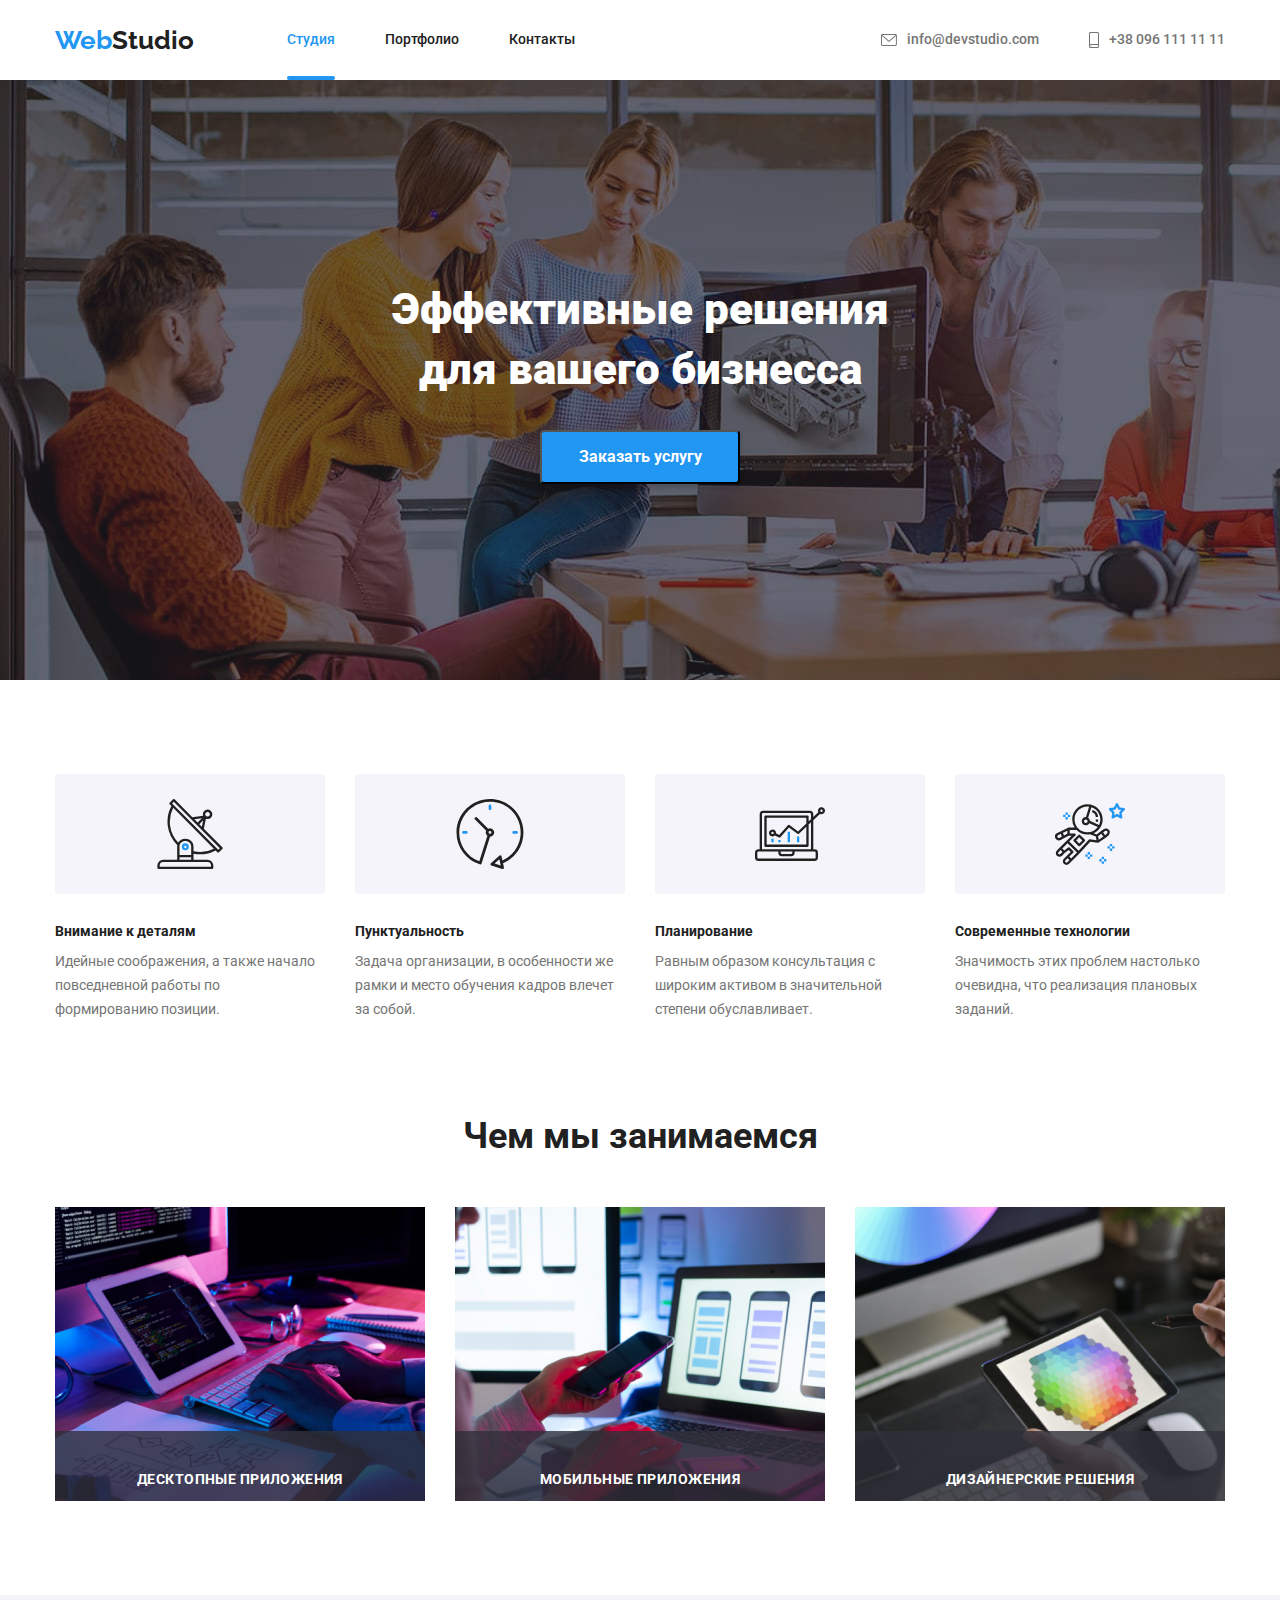
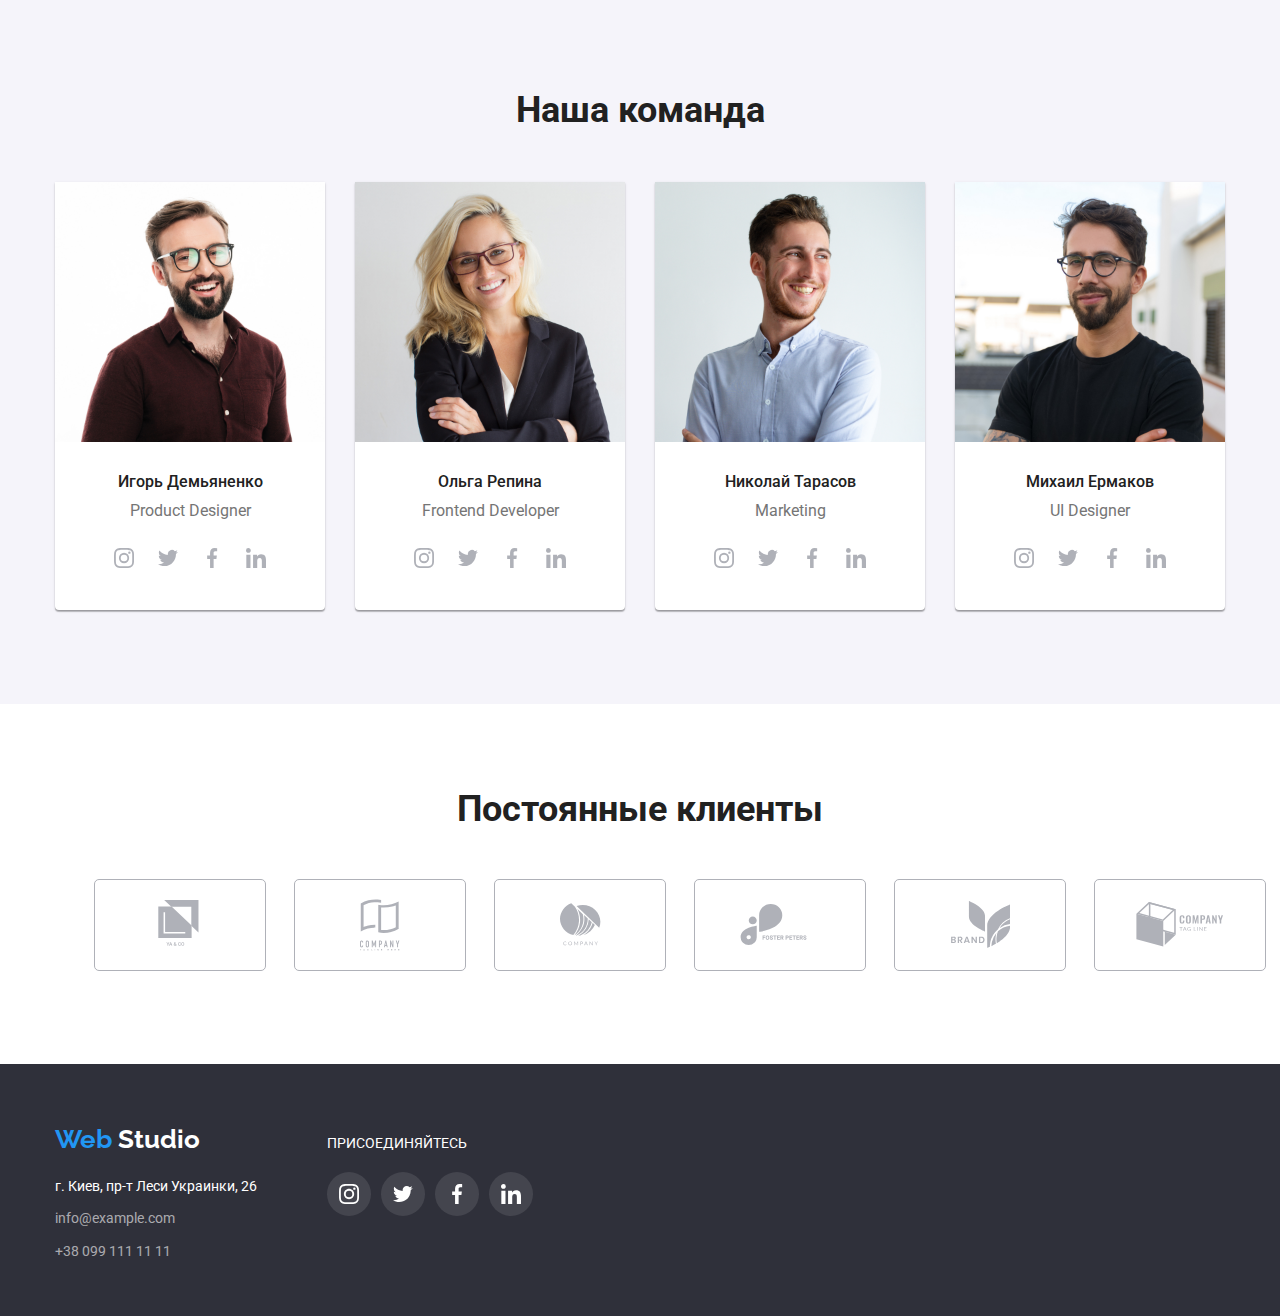
<file: index.html>
<!DOCTYPE html>
<html lang="ru">
  <head>
    <meta charset="UTF-8" />
    <meta name="viewport" content="width=device-width, initial-scale=1.0" />
    <title>Document</title>
    <link
      href="https://fonts.googleapis.com/css2?family=Raleway:wght@700&family=Roboto:wght@400;500;700;900&display=swap"
      rel="stylesheet"
    />
    <link rel="stylesheet" href="./css/normalize.css" />
    <link rel="stylesheet" href="./css/style.css" />
  </head>
  <body>
    <header class="head-navigate">
      <div class="container head">
        <nav class="navigate">
          <a href="./index.html" class="logo-link"
            ><span class="logo-web">Web</span
            ><span class="logo-studio">Studio</span></a
          >
          <ul class="site-nav list">
            <li class="item">
              <a href="" class="link current">Студия</a>
            </li>
            <li class="item">
              <a href="./portfolio.html" class="link">Портфолио</a>
            </li>
            <li class="item">
              <a href="" class="link">Контакты</a>
            </li>
          </ul>
        </nav>
        <ul class="contact-nav list">
          <li class="item">
            <a href="mailto:info@devstudio.com" class="link">
              <svg class="link-convert" width="16px" height="12px">
                <use href="./img/icon/symbol-defs2.svg#icon-convert"></use>
              </svg>
              info@devstudio.com</a
            >
          </li>
          <li class="item">
            <a href="tel:+30961111111" class="link">
              <svg class="link-tel" width="10px" height="16px">
                <use href="./img/icon/symbol-defs2.svg#icon-smartphone"></use>
              </svg>
              +38 096 111 11 11</a
            >
          </li>
        </ul>
      </div>
    </header>
    <main>
      <section class="hero">
        <h1>
          Эффективные решения<br />
          для вашего бизнесса
        </h1>
        <button class="hero-link" data-modal-open>Заказать услугу</button>
        <div class="backdrop is-hidden" data-modal>
          <div class="modal">
            <button class="modal-close-btn" data-modal-close>
              <svg class="icon-close" width="11px" height="11px">
                <use href="./img/icon/sprite-vector2.svg#icon-vector"></use>
              </svg>
            </button>
          </div>
        </div>
      </section>
      <section class="section advantage">
        <div class="container">
          <ul class="advantage-list list">
            <li class="item">
              <div class="advantage-icon">
                <svg class="icon-antenna" width="70px" height="70px">
                  <use href="./img/icon/symbol-defs2.svg#icon-antenna"></use>
                </svg>
              </div>
              <h3>Внимание к деталям</h3>
              <p>
                Идейные соображения, а также начало повседневной работы по
                формированию позиции.
              </p>
            </li>
            <li class="item">
              <div class="advantage-icon">
                <svg class="icon-clock" width="70px" height="70px">
                  <use href="./img/icon/symbol-defs2.svg#icon-clock"></use>
                </svg>
              </div>
              <h3>Пунктуальность</h3>
              <p>
                Задача организации, в особенности же рамки и место обучения
                кадров влечет за собой.
              </p>
            </li>
            <li class="item">
              <div class="advantage-icon">
                <svg class="icon-diagram" width="70px" height="70px">
                  <use href="./img/icon/symbol-defs2.svg#icon-diagram"></use>
                </svg>
              </div>
              <h3>Планирование</h3>
              <p>
                Равным образом консультация с широким активом в значительной
                степени обуславливает.
              </p>
            </li>
            <li class="item">
              <div class="advantage-icon">
                <svg class="icon-astronaut" width="70px" height="70px">
                  <use href="./img/icon/symbol-defs2.svg#icon-astronaut"></use>
                </svg>
              </div>
              <h3>Современные технологии</h3>
              <p>
                Значимость этих проблем настолько очевидна, что реализация
                плановых заданий.
              </p>
            </li>
          </ul>
        </div>
      </section>
      <section class="section works">
        <div class="container">
          <h2 class="works-title">Чем мы занимаемся</h2>
          <ul class="works-photo list">
            <li class="item">
              <img src="./img/box1.jpg" alt="фото1" width="370" height="294" />
              <div class="works-overlay">
                <p class="works-text">ДЕСКТОПНЫЕ ПРИЛОЖЕНИЯ</p>
              </div>
            </li>
            <li class="item">
              <img src="./img/box2.jpg" alt="фото2" width="370" height="294" />
              <div class="works-overlay">
                <p class="works-text">МОБИЛЬНЫЕ ПРИЛОЖЕНИЯ</p>
              </div>
            </li>
            <li class="item">
              <img src="./img/box3.jpg" alt="фото3" width="370" height="294" />
              <div class="works-overlay">
                <p class="works-text">ДИЗАЙНЕРСКИЕ РЕШЕНИЯ</p>
              </div>
            </li>
          </ul>
        </div>
      </section>
      <section class="section command">
        <div class="container">
          <h2 class="command-title">Наша команда</h2>
          <ul class="command-list list">
            <li class="comand-members">
              <img
                src="./img/demjanenko.jpg"
                alt="foto Demjanenko"
                width="270"
              />
              <div class="comands-names">
                <h3>Игорь Демьяненко</h3>
                <p>Product Designer</p>
                <ul class="button-list list">
                  <li>
                    <a
                      href=""
                      class="button-link"
                      aria-label="Ссылка на Instagram"
                    >
                      <svg class="icon-link" width="20px" height="20px">
                        <use
                          href="./img/icon/symbol-defs2.svg#icon-instagram1"
                        ></use>
                      </svg>
                    </a>
                  </li>
                  <li>
                    <a
                      href=""
                      class="button-link"
                      aria-label="Ссылка на Twitter"
                    >
                      <svg class="icon-link" width="20px" height="20px">
                        <use
                          href="./img/icon/symbol-defs2.svg#icon-twitter1"
                        ></use>
                      </svg>
                    </a>
                  </li>
                  <li>
                    <a
                      href=""
                      class="button-link"
                      aria-label="Ссылка на Facebook"
                    >
                      <svg class="icon-link" width="20px" height="20px">
                        <use
                          href="./img/icon/symbol-defs2.svg#icon-facebook1"
                        ></use>
                      </svg>
                    </a>
                  </li>
                  <li>
                    <a
                      href=""
                      class="button-link"
                      aria-label="Ссылка на Linkedin"
                    >
                      <svg class="icon-link" width="20px" height="20px">
                        <use
                          href="./img/icon/symbol-defs2.svg#icon-linkedin1"
                        ></use>
                      </svg>
                    </a>
                  </li>
                </ul>
              </div>
            </li>
            <li class="comand-members">
              <img src="./img/repina.jpg" alt="foto Repina" width="270" />
              <div class="comands-names">
                <h3>Ольга Репина</h3>
                <p>Frontend Developer</p>
                <ul class="button-list list">
                  <li>
                    <a
                      href=""
                      class="button-link"
                      aria-label="Ссылка на Instagram"
                    >
                      <svg class="icon-link" width="20px" height="20px">
                        <use
                          href="./img/icon/symbol-defs2.svg#icon-instagram1"
                        ></use>
                      </svg>
                    </a>
                  </li>
                  <li>
                    <a
                      href=""
                      class="button-link"
                      aria-label="Ссылка на Twitter"
                    >
                      <svg class="icon-link" width="20px" height="20px">
                        <use
                          href="./img/icon/symbol-defs2.svg#icon-twitter1"
                        ></use>
                      </svg>
                    </a>
                  </li>
                  <li>
                    <a
                      href=""
                      class="button-link"
                      aria-label="Ссылка на Facebook"
                    >
                      <svg class="icon-link" width="20px" height="20px">
                        <use
                          href="./img/icon/symbol-defs2.svg#icon-facebook1"
                        ></use>
                      </svg>
                    </a>
                  </li>
                  <li>
                    <a
                      href=""
                      class="button-link"
                      aria-label="Ссылка на Linkedin"
                    >
                      <svg class="icon-link" width="20px" height="20px">
                        <use
                          href="./img/icon/symbol-defs2.svg#icon-linkedin1"
                        ></use>
                      </svg>
                    </a>
                  </li>
                </ul>
              </div>
            </li>
            <li class="comand-members">
              <img src="./img/tarasov.jpg" alt="foto Ermakov" width="270" />
              <div class="comands-names">
                <h3>Николай Тарасов</h3>
                <p>Marketing</p>
                <ul class="button-list list">
                  <li>
                    <a
                      href=""
                      class="button-link"
                      aria-label="Ссылка на Instagram"
                    >
                      <svg class="icon-link" width="20px" height="20px">
                        <use
                          href="./img/icon/symbol-defs2.svg#icon-instagram1"
                        ></use>
                      </svg>
                    </a>
                  </li>
                  <li>
                    <a
                      href=""
                      class="button-link"
                      aria-label="Ссылка на Twitter"
                    >
                      <svg class="icon-link" width="20px" height="20px">
                        <use
                          href="./img/icon/symbol-defs2.svg#icon-twitter1"
                        ></use>
                      </svg>
                    </a>
                  </li>
                  <li>
                    <a
                      href=""
                      class="button-link"
                      aria-label="Ссылка на Facebook"
                    >
                      <svg class="icon-link" width="20px" height="20px">
                        <use
                          href="./img/icon/symbol-defs2.svg#icon-facebook1"
                        ></use>
                      </svg>
                    </a>
                  </li>
                  <li>
                    <a
                      href=""
                      class="button-link"
                      aria-label="Ссылка на Linkedin"
                    >
                      <svg class="icon-link" width="20px" height="20px">
                        <use
                          href="./img/icon/symbol-defs2.svg#icon-linkedin1"
                        ></use>
                      </svg>
                    </a>
                  </li>
                </ul>
              </div>
            </li>
            <li class="comand-members">
              <img src="./img/ermakov.jpg" alt="foto Ermakov" width="270" />
              <div class="comands-names">
                <h3>Михаил Ермаков</h3>
                <p>UI Designer</p>
                <ul class="button-list list">
                  <li>
                    <a
                      href=""
                      class="button-link"
                      aria-label="Ссылка на Instagram"
                    >
                      <svg class="icon-link" width="20px" height="20px">
                        <use
                          href="./img/icon/symbol-defs2.svg#icon-instagram1"
                        ></use>
                      </svg>
                    </a>
                  </li>
                  <li>
                    <a
                      href=""
                      class="button-link"
                      aria-label="Ссылка на Twitter"
                    >
                      <svg class="icon-link" width="20px" height="20px">
                        <use
                          href="./img/icon/symbol-defs2.svg#icon-twitter1"
                        ></use>
                      </svg>
                    </a>
                  </li>
                  <li>
                    <a
                      href=""
                      class="button-link"
                      aria-label="Ссылка на Facebook"
                    >
                      <svg class="icon-link" width="20px" height="20px">
                        <use
                          href="./img/icon/symbol-defs2.svg#icon-facebook1"
                        ></use>
                      </svg>
                    </a>
                  </li>
                  <li>
                    <a
                      href=""
                      class="button-link"
                      aria-label="Ссылка на Linkedin"
                    >
                      <svg class="icon-link" width="20px" height="20px">
                        <use
                          href="./img/icon/symbol-defs2.svg#icon-linkedin1"
                        ></use>
                      </svg>
                    </a>
                  </li>
                </ul>
              </div>
            </li>
          </ul>
        </div>
      </section>
      <section class="section clients">
        <div class="container">
          <h2>Постоянные клиенты</h2>
          <ul class="clients-list list">
            <li class="clients-item">
              <a
                href=""
                class="clients-link"
                aria-label="Cсылка на сайт клиента№1"
              >
                <svg class="clients-icon" width="45px" height="49px">
                  <use href="./img/icon/symbol-defs2.svg#icon-logo1"></use>
                </svg>
              </a>
            </li>
            <li class="clients-item">
              <a
                href=""
                class="clients-link"
                aria-label="Cсылка на сайт клиента№2"
              >
                <svg class="clients-icon" width="40px" height="52px">
                  <use href="./img/icon/symbol-defs2.svg#icon-logo2"></use>
                </svg>
              </a>
            </li>
            <li class="clients-item">
              <a
                href=""
                class="clients-link"
                aria-label="Cсылка на сайт клиента№3"
              >
                <svg class="clients-icon" width="41px" height="43px">
                  <use href="./img/icon/symbol-defs2.svg#icon-logo3"></use>
                </svg>
              </a>
            </li>
            <li class="clients-item">
              <a
                href=""
                class="clients-link"
                aria-label="Cсылка на сайт клиента№4"
              >
                <svg class="clients-icon" width="80px" height="42px">
                  <use href="./img/icon/symbol-defs2.svg#icon-logo4"></use>
                </svg>
              </a>
            </li>
            <li class="clients-item">
              <a
                href=""
                class="clients-link"
                aria-label="Cсылка на сайт клиента№5"
              >
                <svg class="clients-icon" width="59px" height="47px">
                  <use href="./img/icon/symbol-defs2.svg#icon-logo5"></use>
                </svg>
              </a>
            </li>
            <li class="clients-item">
              <a
                href=""
                class="clients-link"
                aria-label="Cсылка на сайт клиента№6"
              >
                <svg class="clients-icon" width="88px" height="45px">
                  <use href="./img/icon/symbol-defs2.svg#icon-logo6"></use>
                </svg>
              </a>
            </li>
          </ul>
        </div>
      </section>
    </main>
    <footer class="footer">
      <div class="container">
        <div class="main-contacts">
          <a href="./index.html" class="logo-link">
            <span class="logo-web">Web</span>
            <span class="logo-studio-footer">Studio</span>
          </a>
          <address class="adress">
            <span class="adress-name"
              >г. Киев, пр-т Леси Украинки, 26<br
            /></span>
            <a href="mailto:info@example.com" class="adress-mail"
              >info@example.com</a
            >
            <a href="tel:+380991111111" class="adress-tel">+38 099 111 11 11</a>
          </address>
        </div>
        <div class="networks">
          <p>ПРИСОЕДИНЯЙТЕСЬ</p>
          <ul class="networks-list list">
            <li class="networks-item">
              <a class="networks-link" href="">
                <svg class="networks-icon" width="20px" height="20px">
                  <use href="./img/icon/symbol-defs2.svg#icon-instagram2"></use>
                </svg>
              </a>
            </li>
            <li class="networks-item">
              <a class="networks-link" href="">
                <svg class="networks-icon" width="20px" height="20px">
                  <use href="./img/icon/symbol-defs2.svg#icon-twitter2"></use>
                </svg>
              </a>
            </li>
            <li class="networks-item">
              <a class="networks-link" href="">
                <svg class="networks-icon" width="20px" height="20px">
                  <use href="./img/icon/symbol-defs2.svg#icon-facebook2"></use>
                </svg>
              </a>
            </li>
            <li class="networks-item">
              <a class="networks-link" href="">
                <svg class="networks-icon" width="20px" height="20px">
                  <use href="./img/icon/symbol-defs2.svg#icon-linkedin2"></use>
                </svg>
              </a>
            </li>
          </ul>
        </div>
      </div>
    </footer>
    <script src="./js/modal.js"></script>
  </body>
</html>
</file>
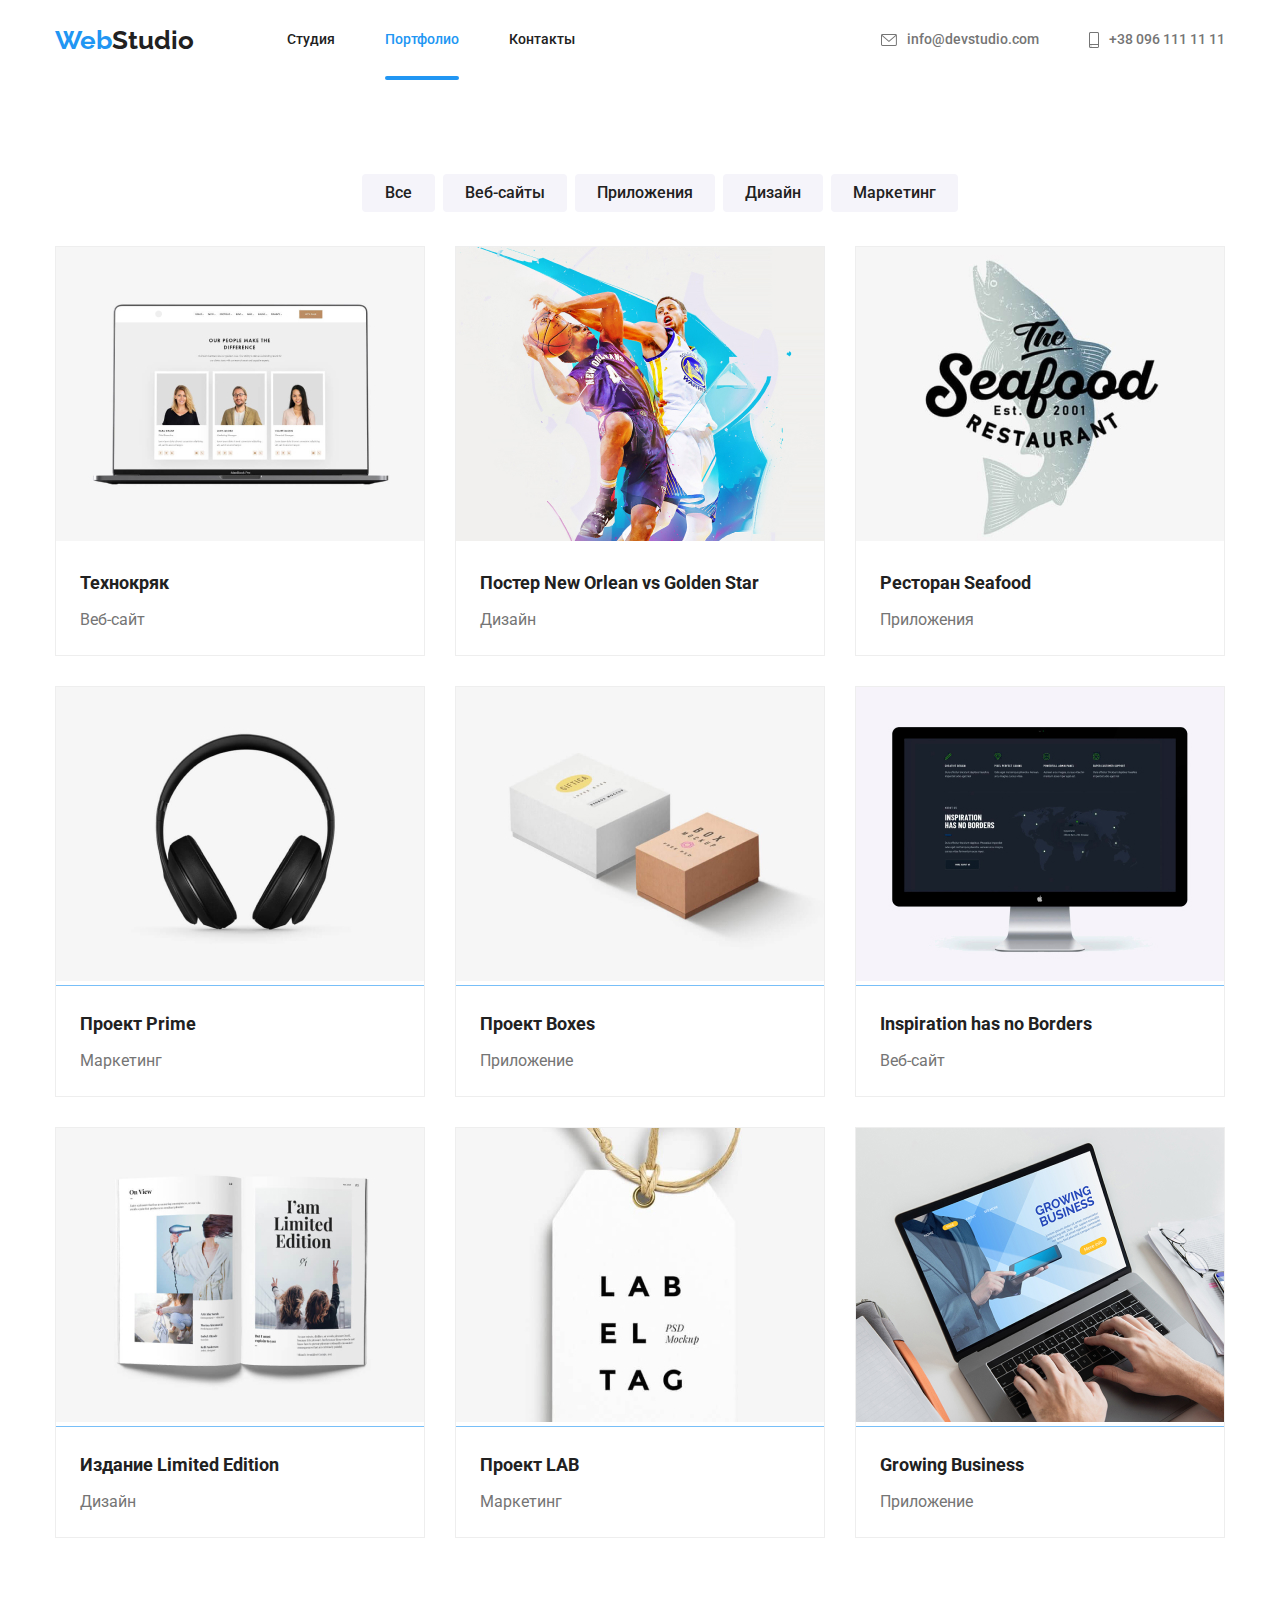
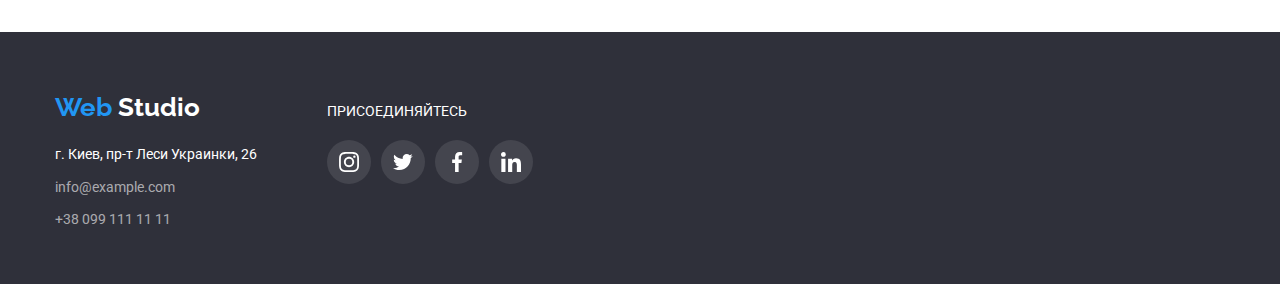
<file: portfolio.html>
<!DOCTYPE html>
<html lang="en">
  <head>
    <meta charset="UTF-8" />
    <meta name="viewport" content="width=device-width, initial-scale=1.0" />
    <title>Портфолио</title>
    <link
      href="https://fonts.googleapis.com/css2?family=Raleway:wght@700&family=Roboto:wght@400;500;700;900&display=swap"
      rel="stylesheet"
    />
    <link rel="stylesheet" href="./css/normalize.css" />
    <link rel="stylesheet" href="./css/style.css" />
  </head>
  <body>
    <header class="head-navigate">
      <div class="container head">
        <nav class="navigate">
          <a href="./index.html" class="logo-link"
            ><span class="logo-web">Web</span
            ><span class="logo-studio">Studio</span></a
          >
          <ul class="site-nav list">
            <li class="item">
              <a href="./index.html" class="link">Студия</a>
            </li>
            <li class="item">
              <a href="./portfolio.html" class="link current">Портфолио</a>
            </li>
            <li class="item">
              <a href="" class="link">Контакты</a>
            </li>
          </ul>
        </nav>
        <ul class="contact-nav list">
          <li class="item">
            <a href="mailto:info@devstudio.com" class="link">
              <svg class="link-convert" width="16px" height="12px">
                <use href="./img/icon/symbol-defs2.svg#icon-convert"></use>
              </svg>
              info@devstudio.com</a
            >
          </li>
          <li class="item">
            <a href="tel:+30961111111" class="link">
              <svg class="link-tel" width="10px" height="16px">
                <use href="./img/icon/symbol-defs2.svg#icon-smartphone"></use>
              </svg>
              +38 096 111 11 11</a
            >
          </li>
        </ul>
      </div>
    </header>
    <main>
      <section class="portfolio">
        <div class="container">
          <ul class="features-list list">
            <li class="item">
              <a href="">Все</a>
            </li>
            <li class="item">
              <a href="">Веб-сайты</a>
            </li>
            <li class="item">
              <a href="">Приложения</a>
            </li>
            <li class="item">
              <a href="">Дизайн</a>
            </li>
            <li class="item">
              <a href="">Маркетинг</a>
            </li>
          </ul>
          <ul class="services-list list">
            <li class="item">
              <a class="services-link" href="">
                <div class="services-cover">
                  <img src="./img/tehno.jpg" alt="пример сайта" />
                  <div class="services-overlay">
                    <p class="services-text">
                      Технокряк это современная площадка распространения
                      коронавируса. Компании используют эту платформу для
                      цифрового шпионажа и атак на защищённые сервера
                      конкурентов.
                    </p>
                  </div>
                </div>
                <div class="services-names">
                  <h2 class="">Технокряк</h2>
                  <p>Веб-сайт</p>
                </div>
              </a>
            </li>
            <li class="item">
              <a class="services-link" href="">
                <div class="services-cover">
                  <img src="./img/poster.jpg" alt="пример сайта" />
                  <div class="services-overlay">
                    <p class="services-text">
                      Технокряк это современная площадка распространения
                      коронавируса. Компании используют эту платформу для
                      цифрового шпионажа и атак на защищённые сервера
                      конкурентов.
                    </p>
                  </div>
                </div>
                <div class="services-names">
                  <h2>Постер New Orlean vs Golden Star</h2>
                  <p>Дизайн</p>
                </div>
              </a>
            </li>
            <li class="item">
              <a class="services-link" href="">
                <div class="services-cover">
                  <img src="./img/seafood.jpg" alt="пример сайта" />
                  <div class="services-overlay">
                    <p class="services-text">
                      Технокряк это современная площадка распространения
                      коронавируса. Компании используют эту платформу для
                      цифрового шпионажа и атак на защищённые сервера
                      конкурентов.
                    </p>
                  </div>
                </div>
                <div class="services-names">
                  <h2>Ресторан Seafood</h2>
                  <p>Приложения</p>
                </div>
              </a>
            </li>
            <li class="item">
              <a class="services-link" href="">
                <div class="services-cover">
                  <img src="./img/prime.jpg" alt="пример сайта" />
                  <div class="services-overlay">
                    <p class="services-text">
                      Технокряк это современная площадка распространения
                      коронавируса. Компании используют эту платформу для
                      цифрового шпионажа и атак на защищённые сервера
                      конкурентов.
                    </p>
                  </div>
                </div>
                <div class="services-names">
                  <h2>Проект Prime</h2>
                  <p>Маркетинг</p>
                </div>
              </a>
            </li>
            <li class="item">
              <a class="services-link" href="">
                <div class="services-cover">
                  <img src="./img/boxes.jpg" alt="пример сайта" />
                  <div class="services-overlay">
                    <p class="services-text">
                      Технокряк это современная площадка распространения
                      коронавируса. Компании используют эту платформу для
                      цифрового шпионажа и атак на защищённые сервера
                      конкурентов.
                    </p>
                  </div>
                </div>
                <div class="services-names">
                  <h2>Проект Boxes</h2>
                  <p>Приложение</p>
                </div>
              </a>
            </li>
            <li class="item">
              <a class="services-link" href="">
                <div class="services-cover">
                  <img
                    src="./img/InspirationhasnoBorders.jpg"
                    alt="пример сайта"
                  />
                  <div class="services-overlay">
                    <p class="services-text">
                      Технокряк это современная площадка распространения
                      коронавируса. Компании используют эту платформу для
                      цифрового шпионажа и атак на защищённые сервера
                      конкурентов.
                    </p>
                  </div>
                </div>
                <div class="services-names">
                  <h2>Inspiration has no Borders</h2>
                  <p>Веб-сайт</p>
                </div>
              </a>
            </li>
            <li class="item">
              <a class="services-link" href="">
                <div class="services-cover">
                  <img src="./img/limitededition.jpg" alt="пример сайта" />
                  <div class="services-overlay">
                    <p class="services-text">
                      Технокряк это современная площадка распространения
                      коронавируса. Компании используют эту платформу для
                      цифрового шпионажа и атак на защищённые сервера
                      конкурентов.
                    </p>
                  </div>
                </div>
                <div class="services-names">
                  <h2>Издание Limited Edition</h2>
                  <p>Дизайн</p>
                </div>
              </a>
            </li>
            <li class="item">
              <a class="services-link" href="">
                <div class="services-cover">
                  <img src="./img/labeltag.jpg" alt="пример сайта" />
                  <div class="services-overlay">
                    <p class="services-text">
                      Технокряк это современная площадка распространения
                      коронавируса. Компании используют эту платформу для
                      цифрового шпионажа и атак на защищённые сервера
                      конкурентов.
                    </p>
                  </div>
                </div>
                <div class="services-names">
                  <h2>Проект LAB</h2>
                  <p>Маркетинг</p>
                </div>
              </a>
            </li>
            <li class="item">
              <a class="services-link" href="">
                <div class="services-cover">
                  <img src="./img/growingbussines.jpg" alt="пример сайта" />
                  <div class="services-overlay">
                    <p class="services-text">
                      Технокряк это современная площадка распространения
                      коронавируса. Компании используют эту платформу для
                      цифрового шпионажа и атак на защищённые сервера
                      конкурентов.
                    </p>
                  </div>
                </div>
                <div class="services-names">
                  <h2>Growing Business</h2>
                  <p>Приложение</p>
                </div>
              </a>
            </li>
          </ul>
        </div>
      </section>
    </main>
    <footer class="footer">
      <div class="container">
        <div class="main-contacts">
          <a href="./index.html" class="logo-link">
            <span class="logo-web">Web</span>
            <span class="logo-studio-footer">Studio</span>
          </a>
          <address class="adress">
            <span class="adress-name"
              >г. Киев, пр-т Леси Украинки, 26<br
            /></span>
            <a href="mailto:info@example.com" class="adress-mail"
              >info@example.com</a
            >
            <a href="tel:+380991111111" class="adress-tel">+38 099 111 11 11</a>
          </address>
        </div>
        <div class="networks">
          <p>ПРИСОЕДИНЯЙТЕСЬ</p>
          <ul class="networks-list list">
            <li class="networks-item">
              <a class="networks-link" href="">
                <svg class="networks-icon" width="20px" height="20px">
                  <use href="./img/icon/symbol-defs2.svg#icon-instagram2"></use>
                </svg>
              </a>
            </li>
            <li class="networks-item">
              <a class="networks-link" href="">
                <svg class="networks-icon" width="20px" height="20px">
                  <use href="./img/icon/symbol-defs2.svg#icon-twitter2"></use>
                </svg>
              </a>
            </li>
            <li class="networks-item">
              <a class="networks-link" href="">
                <svg class="networks-icon" width="20px" height="20px">
                  <use href="./img/icon/symbol-defs2.svg#icon-facebook2"></use>
                </svg>
              </a>
            </li>
            <li class="networks-item">
              <a class="networks-link" href="">
                <svg class="networks-icon" width="20px" height="20px">
                  <use href="./img/icon/symbol-defs2.svg#icon-linkedin2"></use>
                </svg>
              </a>
            </li>
          </ul>
        </div>
      </div>
    </footer>
  </body>
</html>
</file>
<file: css/style.css>
html {
  box-sizing: border-box;
}

*,
*::before,
*::after {
  box-sizing: inherit;
}

:root {
  --main-text-color: #757575;
  --title-text-color: #212121;
  --accent-color: #2196f3;
  --white-color: #ffffff;
  --second-background-color: #f5f4fa;
  --link-footer-color: rgba(255, 255, 255, 0.6);
  --link-color: #afb1b8;
  --network-color: rgba(255, 255, 255, 0.1);
  --works-overlay-color: rgba(47, 48, 58, 0.8);
  --backdrop-color: rgba(0, 0, 0, 0.2);
}

body {
  color: var(--main-text-color);
  margin: 0;
  font-family: Roboto, sans-serif;
}

.list {
  list-style: none;
}

.container {
  width: 1200px;
  padding-left: 15px;
  padding-right: 15px;
  margin-left: auto;
  margin-right: auto;
}

.head-navigate {
  height: 80px;
}

.container.head {
  height: 80px;
  display: flex;
  align-items: center;
}

.navigate {
  display: flex;
  align-items: center;
}

.logo-link {
  font-family: Raleway, sans-serif;
  font-weight: 700;
  font-size: 26px;
  line-height: 1.19;
  color: var(--accent-color);
  text-decoration: none;
}

.logo-studio {
  color: var(--title-text-color);
}

.site-nav {
  margin-left: 93px;
  padding: 0px;
  display: flex;
  margin-top: 0px;
  margin-bottom: 0px;
}

.site-nav .item:not(:last-child) {
  margin-right: 50px;
}

.site-nav .link {
  display: block;
  padding-top: 32px;
  padding-bottom: 32px;

  transition: color 250ms cubic-bezier(0.4, 0, 0.2, 1);

  color: var(--title-text-color);
  font-weight: 500;
  font-size: 14px;
  line-height: 1.14;
  text-decoration: none;
}

.site-nav .link.current {
  position: relative;
  color: var(--accent-color);
}

.site-nav .link.current::after {
  content: '';
  position: absolute;
  bottom: 0;
  left: 0;
  width: 100%;
  height: 4px;
  border-radius: 2px;
  background-color: var(--accent-color);
}

.site-nav .link:hover,
.site-nav .link:focus,
.contact-nav .link:hover,
.contact-nav .link:focus {
  color: var(--accent-color);
}

.contact-nav {
  display: flex;
  margin-top: 0px;
  margin-bottom: 0px;
  margin-left: auto;
  padding: 0px;
}

.contact-nav .item + .item {
  margin-left: 50px;
}

.contact-nav .link {
  display: inline-flex;
  align-items: center;
  padding-top: 32px;
  padding-bottom: 32px;
  margin: 0px;

  transition: color 250ms cubic-bezier(0.4, 0, 0.2, 1);

  color: var(--main-text-color);
  font-family: Roboto, sans-serif;
  font-weight: 500;
  font-size: 14px;
  line-height: 1.14;
  text-decoration: none;
}

.link-convert,
.link-tel {
  fill: currentColor;
  margin-right: 10px;
}

.hero {
  height: 600px;
  max-width: 1600px;
  padding: 200px 0px;
  margin-top: 0px;
  margin-bottom: 0px;
  margin-left: auto;
  margin-right: auto;
  text-align: center;
  background-color: #2f303a;
  background-image: linear-gradient(
      to right,
      rgba(47, 48, 58, 0.4),
      rgba(47, 48, 58, 0.4)
    ),
    url(../img/hero-mod.jpg);
}

.hero h1 {
  margin-top: 0px;
  margin-bottom: 30px;

  color: var(--white-color);
  font-weight: 900;
  font-size: 44px;
  line-height: 1.36;
}

.section h2,
.section h3 {
  color: var(--title-text-color);
}

.hero-link {
  display: inline-block;
  min-width: 200px;
  box-shadow: 0px 4px 4px rgba(0, 0, 0, 0.15);
  border-radius: 4px;
  padding: 10px 32px;
  text-align: center;
  margin-left: auto;

  color: var(--white-color);
  background-color: var(--accent-color);
  font-family: inherit;
  font-weight: 700;
  font-size: 16px;
  line-height: 1.9;
  text-align: center;
  text-decoration: none;
}

.backdrop {
  position: fixed;
  top: 0;
  left: 0;
  width: 100%;
  height: 100%;
  background-color: var(--backdrop-color);
  opacity: 1;
  transition: opacity 200ms cubic-bezier(0.4, 0, 0.2, 1);
}

.backdrop.is-hidden {
  visibility: hidden;
  opacity: 0;
  pointer-events: none;
}

.backdrop.is-hidden .modal {
  transform: translate(-50%, -50%) scale(0.1);
}

.modal {
  position: absolute;
  top: 50%;
  left: 50%;
  transform: translate(-50%, -50%) scale(1);

  transition: transform 500ms cubic-bezier(0.4, 0, 0.2, 1);

  display: flex;
  justify-content: flex-end;
  min-width: 528px;
  min-height: 581px;
  padding-top: 8px;
  padding-right: 8px;
  background-color: var(--white-color);
  box-shadow: 0px 1px 3px rgba(0, 0, 0, 0.12), 0px 1px 1px rgba(0, 0, 0, 0.14),
    0px 2px 1px rgba(0, 0, 0, 0.2);
  border-radius: 4px;
}

.modal-close-btn {
  background-color: var(--white-color);
  display: inline-flex;
  justify-content: center;
  align-items: center;
  width: 30px;
  height: 30px;
  border-radius: 50%;
  border: 1px solid rgba(0, 0, 0, 0.1);
}

.section.advantage {
  padding-bottom: 94px;
  padding-top: 94px;
}

.advantage-list {
  display: flex;
  flex-wrap: wrap;
  padding-left: 0px;
  margin: 0px;
}

.advantage-list .item {
  width: 270px;
}

.advantage-list .item:not(:last-child) {
  margin-right: 30px;
}

.advantage-icon {
  display: flex;
  width: 270px;
  height: 120px;
  justify-content: center;
  align-items: center;
  margin-bottom: 30px;
  background-color: var(--second-background-color);
  border: 0px;
  border-radius: 4px;
}

.advantage h3 {
  margin-top: 0;
  margin-bottom: 10px;

  font-weight: 700;
  font-size: 14px;
  line-height: 1.14;
}

.advantage p {
  margin: 0px;

  font-weight: 400;
  font-size: 14px;
  line-height: 1.7;
}

.section.works {
  margin-bottom: 0px;
  padding-bottom: 94px;
}

.works-title {
  margin-bottom: 50px;
  margin-top: 0px;

  font-weight: 700;
  font-size: 36px;
  line-height: 1.17;
  text-align: center;
}

.works-photo {
  display: flex;
  margin: 0;
  padding-left: 0;
}

.works-photo .item {
  position: relative;
  width: 370px;
  margin-right: 30px;
}

.works-photo .item:last-child {
  margin-right: 0;
}

.works-photo .item img {
  display: block;
  max-width: 100%;
  height: auto;
}

.works-overlay {
  position: absolute;

  bottom: 0;
  left: 0;
  width: 100%;
  height: 70px;
  background-color: var(--works-overlay-color);
}

.works-text {
  padding-bottom: 27px;
  padding-top: 27px;

  font-family: inherit;
  font-weight: 700;
  font-style: normal;
  font-size: 14px;
  line-height: 1.14;
  text-align: center;
  letter-spacing: 0.03em;
  color: var(--white-color);
}

.section.command {
  background-color: var(--second-background-color);
  padding-top: 94px;
  padding-bottom: 94px;
}

.command-title {
  margin-bottom: 50px;
  margin-top: 0px;

  font-weight: 700;
  font-size: 36px;
  line-height: 1.17;
  text-align: center;
}

.command-list {
  display: flex;
  padding-left: 0px;
  margin: 0;
}

.comand-members {
  width: 270px;
  margin-right: 30px;

  background-color: var(--white-color);
  box-shadow: 0px 1px 3px rgba(0, 0, 0, 0.12), 0px 1px 1px rgba(0, 0, 0, 0.14),
    0px 2px 1px rgba(0, 0, 0, 0.2);
  border-radius: 0px 0px 4px 4px;
}

.comand-members img {
  display: block;
  border-radius: 0px;
}

.comand-members:last-child {
  margin: 0px;
}
.command h3 {
  margin-bottom: 10px;
  margin-top: 0px;

  font-weight: 500;
  font-size: 16px;
  line-height: 1.19;
  text-align: center;
}

.command p {
  margin-top: 0px;
  margin-bottom: 0px;

  font-weight: 400;
  font-size: 16px;
  line-height: 1.19;
  text-align: center;
}

.comands-names {
  padding: 30px 32px 30px 32px;
}

.comand-members {
  margin-bottom: 0px;
}

.button-list {
  display: flex;
  width: 206px;
  height: 44px;
  margin-top: 16px;
  margin-left: 0px;
  justify-content: center;
  padding-left: 0px;
}

.button-link {
  display: inline-flex;
  justify-content: center;
  align-items: center;
  width: 44px;
  height: 44px;

  transition: color 250ms cubic-bezier(0.4, 0, 0.2, 1),
    background-color 250ms cubic-bezier(0.4, 0, 0.2, 1);

  margin-right: 22px;
  color: var(--link-color);
  border-radius: 50%;
}

.button-link:last-child {
  margin-right: 0;
}

.button-link:hover,
.button-link:focus {
  color: var(--white-color);
  background-color: var(--accent-color);
}

.icon-link {
  fill: currentColor;
}

.clients {
  margin-bottom: 0;
  margin-top: 0;
  padding-top: 84px;
  padding-bottom: 94px;
  text-align: center;
}

.clients h2 {
  margin-top: 0;
  margin-bottom: 50px;

  font-style: 700;
  font-size: 36px;
  line-height: 1.17;
}

.clients-list {
  display: flex;
  justify-content: space-between;
  margin-top: 0px;
  margin-bottom: 0px;
  margin-left: 0px;
}

.clients-item {
  margin-right: 30px;
  width: 170px;
  height: 90px;
}

.clients-item:last-child {
  margin-right: 0;
}

.clients-link {
  display: inline-flex;
  width: 170px;
  height: 90px;
  justify-content: center;

  transition: color 250ms cubic-bezier(0.4, 0, 0.2, 1),
    outline-color 250ms cubic-bezier(0.4, 0, 0.2, 1);

  border-radius: 4px;
  outline: 1px solid var(--link-color);
  align-items: center;
  color: var(--link-color);
}

.clients-link:hover,
.clients-link:focus {
  outline-color: var(--accent-color);
  color: var(--accent-color);
}

.clients-icon {
  fill: currentColor;
}

.footer {
  background-color: #2f303a;
  margin-left: auto;
  margin-right: auto;
}

.footer > .container {
  display: flex;
  align-items: baseline;
  height: 252px;
  padding-top: 60px;
  padding-bottom: 60px;
}

.logo-studio-footer,
.adress-name {
  color: var(--white-color);
}

.adress {
  margin-top: 20px;
  font-family: inherit;
  font-style: normal;
  font-weight: 400;
  font-size: 14px;
  line-height: 1.7;
}

.adress-name {
  display: block;
  margin-bottom: 9px;
}

.adress-mail {
  display: block;
  margin-bottom: 9px;
}

.adress a {
  color: var(--link-footer-color);
  text-decoration: none;
  transition: color 250ms cubic-bezier(0.4, 0, 0.2, 1);
}

.adress a:hover,
.adress a:focus {
  color: var(--accent-color);
}

.networks {
  width: 206px;
  margin-left: 70px;
}

.networks p {
  font-style: 700;
  font-size: 14px;
  line-height: 1.14;
  color: var(--white-color);
  margin-top: 0;
  margin-bottom: 20px;
}

.networks-list {
  display: flex;
  padding-left: 0;
  margin-top: 0px;
  margin-bottom: 0px;
}

.networks-link {
  width: 44px;
  height: 44px;
  display: inline-flex;
  align-items: center;
  justify-content: center;

  transition: background-color 250ms cubic-bezier(0.4, 0, 0.2, 1);

  padding: 0px;
  line-height: 0px;
  margin-right: 10px;
  background-color: var(--network-color);
  border-radius: 50%;
}

.networks-link:hover,
.networks-link:focus {
  background-color: var(--accent-color);
}

.networks-list .item:last-child {
  margin-right: 0;
}

.portfolio {
  padding-top: 94px;
  padding-bottom: 94px;
}

.features-list {
  display: flex;
  justify-content: center;
  margin-top: 0px;
  margin-bottom: 34px;
}

.features-list .item:not(:last-child) {
  margin-right: 8px;
}

.features-list a {
  display: inline-block;
  min-width: 73px;
  border-radius: 4px;
  padding: 6px 22px;

  transition: color 250ms cubic-bezier(0.4, 0, 0.2, 1),
    background-color 250ms cubic-bezier(0.4, 0, 0.2, 1),
    box-shadow 250ms cubic-bezier(0.4, 0, 0.2, 1),
    border-radius 250ms cubic-bezier(0.4, 0, 0.2, 1);

  color: var(--title-text-color);
  background-color: var(--second-background-color);
  font-family: inherit;
  font-style: normal;
  font-weight: 500;
  font-size: 16px;
  line-height: 1.6;
  text-align: center;
  text-decoration: none;
}

.features-list a:hover,
.features-list a:focus {
  color: var(--white-color);
  background-color: var(--accent-color);
  box-shadow: 0px 3px 1px rgba(0, 0, 0, 0.1), 0px 1px 2px rgba(0, 0, 0, 0.08),
    0px 2px 2px rgba(0, 0, 0, 0.12);
  border-radius: 4px;
}

.services-list {
  display: flex;
  flex-wrap: wrap;
  margin-top: 0px;
  margin-bottom: 0px;
  padding-left: 0px;
}

.services-list .item {
  width: 370px;
  margin-right: 30px;
  margin-bottom: 30px;
  border: 1px solid #eeeeee;
}

.services-link {
  display: block;
  text-decoration: none;
  transition: box-shadow 250ms cubic-bezier(0.4, 0, 0.2, 1);
}

.services-cover {
  position: relative;
  overflow: hidden;
}

.services-link:hover,
.services-link:focus {
  box-shadow: 0px 1px 1px rgba(0, 0, 0, 0.12), 0px 4px 4px rgba(0, 0, 0, 0.06),
    1px 4px 6px rgba(0, 0, 0, 0.16);
}

.services-list .item:nth-child(3n) {
  margin-right: 0px;
}

.services-list .item:nth-last-child(-n + 3) {
  margin-bottom: 0px;
}

.services-names {
  padding: 20px 24px;
}

.services-names > h2 {
  margin-top: 0px;
  margin-bottom: 0px;

  color: var(--title-text-color);
  font-family: inherit;
  font-style: normal;
  font-weight: 700;
  font-size: 18px;
  line-height: 2;
  text-decoration: none;
}

.services-names > p {
  margin-top: 4px;
  margin-bottom: 0px;

  color: var(--main-text-color);
  font-family: inherit;
  font-style: normal;
  font-weight: 400;
  font-size: 16px;
  line-height: 1.9;
  text-decoration: none;
}

.services-overlay {
  position: absolute;
  top: 0;
  left: 0;
  width: 100%;
  height: 100%;
  transform: translateY(100%);
  transition: transform 250ms cubic-bezier(0.4, 0, 0.2, 1);
  padding: 63px 24px;
  background-color: var(--accent-color);
}

.services-link:hover .services-overlay,
.services-link:focus .services-overlay {
  transform: translateY(0);
}

.services-text {
  font-family: inherit;
  font-weight: 400;
  font-size: 18px;
  line-height: 1.56;
  letter-spacing: 0.03em;
  color: var(--white-color);
  margin: 0;
}
</file>
